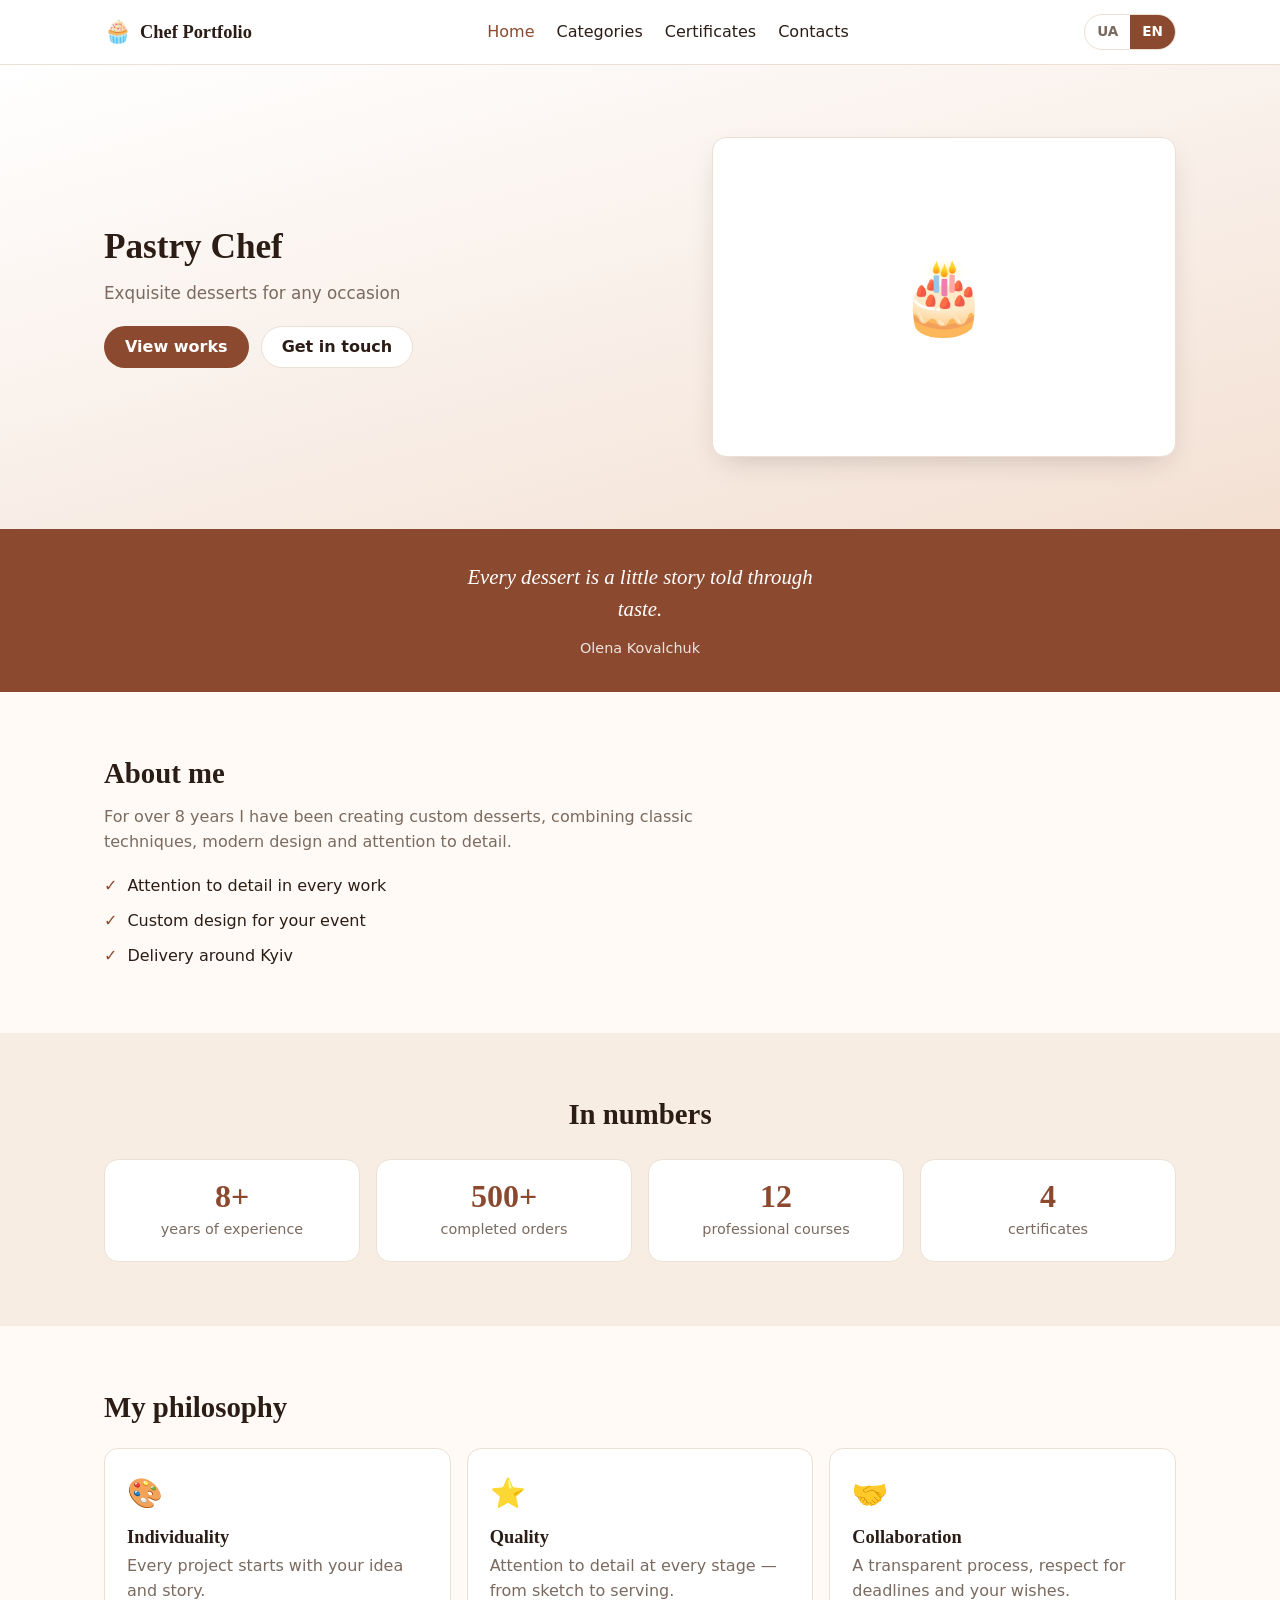
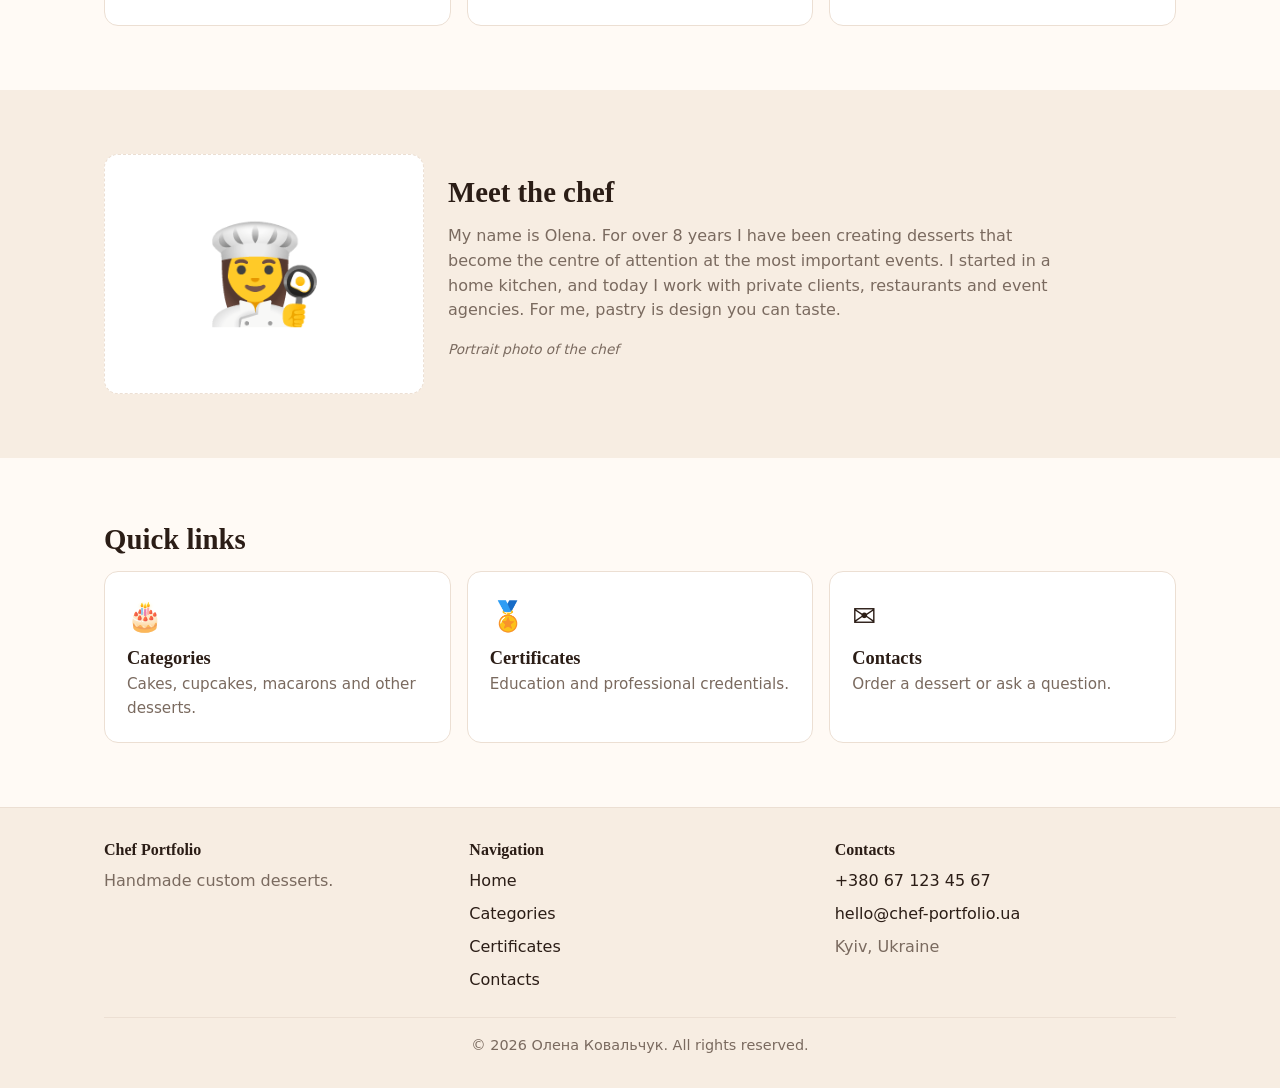
<file: index.html>
<!doctype html>
<html lang="uk">
  <head>
    <meta charset="UTF-8" />
    <meta name="viewport" content="width=device-width, initial-scale=1.0" />
    <link rel="icon" type="image/svg+xml" href="assets/images/icons/favicon.svg" />
    <title>Chef Portfolio — Шеф-кондитер</title>
    <link rel="stylesheet" href="css/style.css" />
    <link rel="stylesheet" href="css/pages.css" />
  </head>
  <body data-page="home">
    <header id="site-header" class="site-header"></header>

    <main>
      <section class="hero">
        <div class="container hero-inner">
          <div>
            <h1 class="hero-title" data-i18n="home.heroTitle"></h1>
            <p class="hero-subtitle" data-i18n="home.heroSubtitle"></p>
            <div class="hero-actions">
              <a class="btn btn-primary" href="categories.html" data-i18n="home.heroCta"></a>
              <a class="btn btn-outline" href="contacts.html" data-i18n="home.heroCtaSecondary"></a>
            </div>
          </div>
          <div class="hero-visual">🎂</div>
        </div>
      </section>

      <section class="quote">
        <div class="container">
          <blockquote data-i18n="home.quote"></blockquote>
          <cite data-i18n="home.quoteAuthor"></cite>
        </div>
      </section>

      <section class="section">
        <div class="container">
          <h2 data-i18n="home.aboutTitle"></h2>
          <p class="about-text" data-i18n="home.aboutText"></p>
          <ul class="feature-list" id="home-features"></ul>
        </div>
      </section>

      <section class="section section-tinted">
        <div class="container">
          <h2 class="text-center" data-i18n="home.statsTitle"></h2>
          <div class="stats" id="home-stats"></div>
        </div>
      </section>

      <section class="section">
        <div class="container">
          <h2 data-i18n="home.philosophyTitle"></h2>
          <div class="philosophy" id="home-philosophy"></div>
        </div>
      </section>

      <section class="section section-tinted">
        <div class="container portrait">
          <div class="portrait-figure" aria-hidden="true">👩‍🍳</div>
          <div>
            <h2 data-i18n="home.portraitTitle"></h2>
            <p class="about-text" data-i18n="home.portraitText"></p>
            <p class="portrait-caption" data-i18n="home.portraitCaption"></p>
          </div>
        </div>
      </section>

      <section class="section">
        <div class="container">
          <h2 data-i18n="home.quickTitle"></h2>
          <div class="quick-links" id="home-quick-links"></div>
        </div>
      </section>
    </main>

    <footer id="site-footer" class="site-footer"></footer>

    <script src="js/data.js"></script>
    <script src="js/translations.js"></script>
    <script src="js/i18n.js"></script>
    <script src="js/layout.js"></script>
    <script src="js/pages.js"></script>
    <script src="js/main.js"></script>
    <script src="https://identity.netlify.com/v1/netlify-identity-widget.js"></script>
    <script>
        if (window.netlifyIdentity) {
          window.netlifyIdentity.on("init", user => {
            if (!user) {
              window.netlifyIdentity.on("login", () => {
                document.location.href = "/admin/";
              });
            }
          });
        }
    </script>
  </body>
</html>
</file>
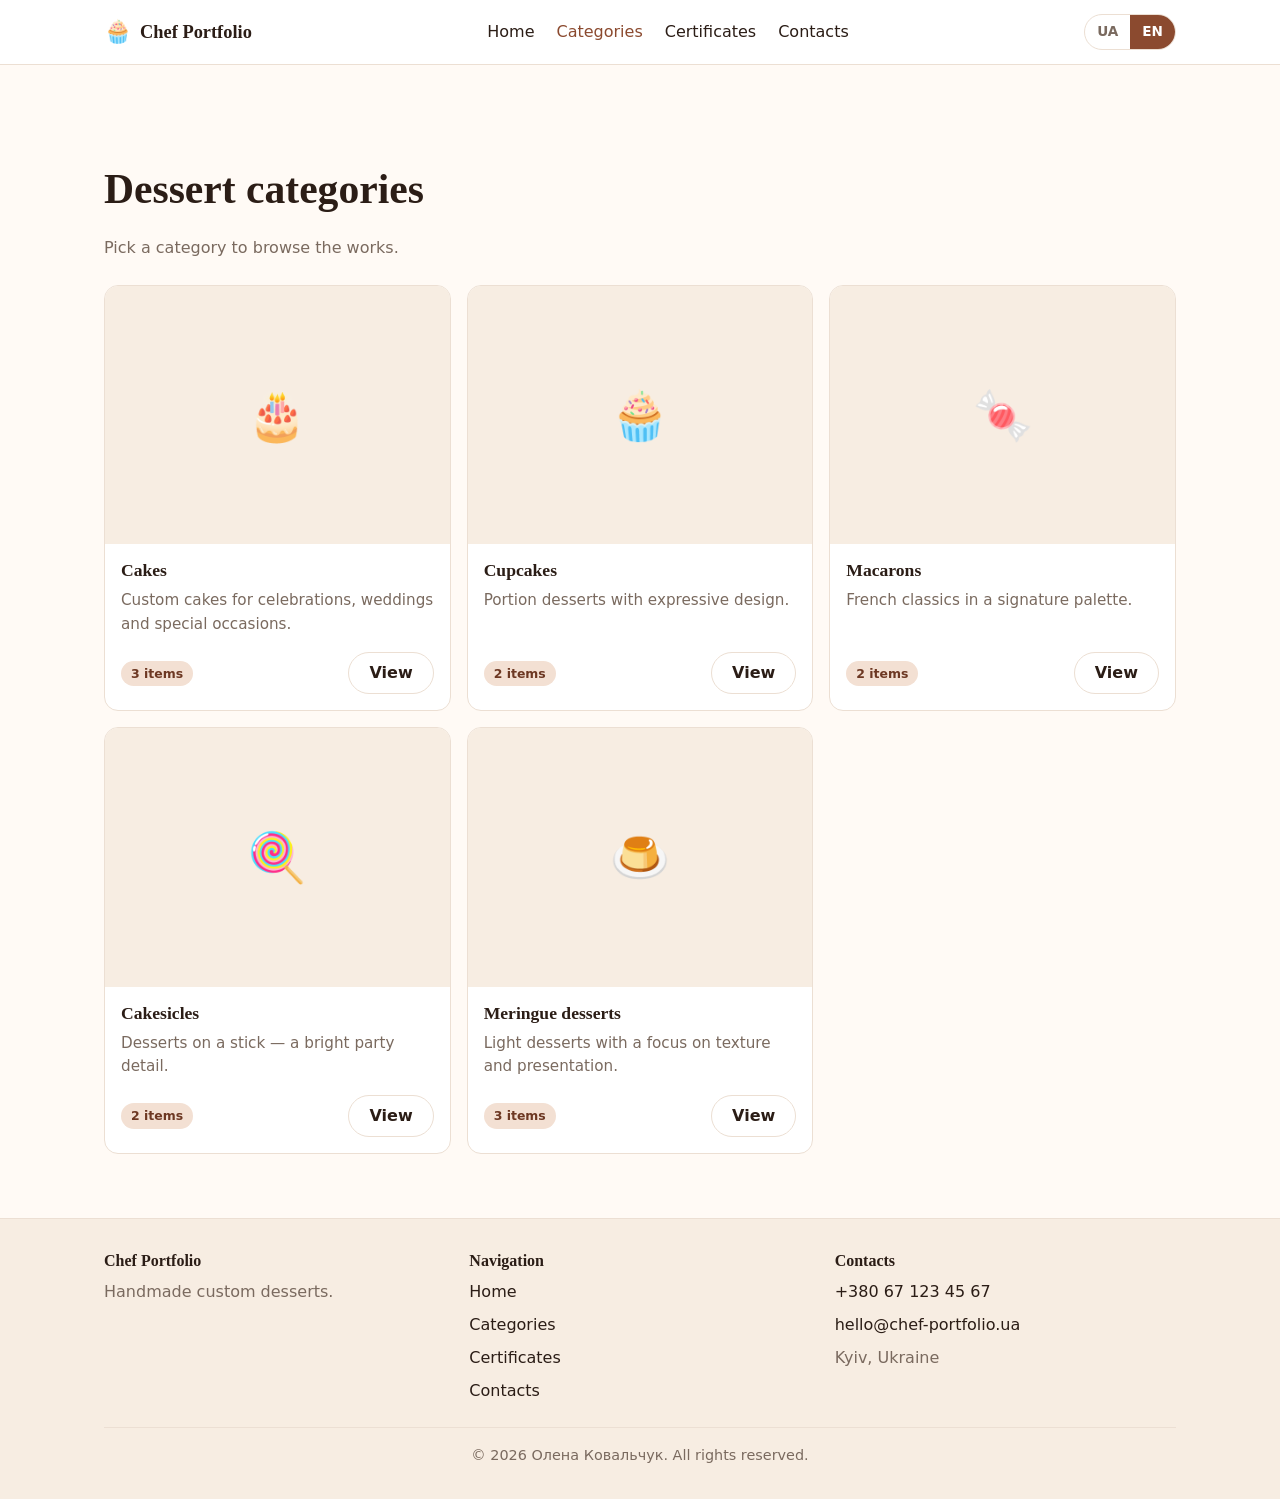
<file: categories.html>
<!doctype html>
<html lang="uk">
  <head>
    <meta charset="UTF-8" />
    <meta name="viewport" content="width=device-width, initial-scale=1.0" />
    <link rel="icon" type="image/svg+xml" href="assets/images/icons/favicon.svg" />
    <title>Категорії — Chef Portfolio</title>
    <link rel="stylesheet" href="css/style.css" />
    <link rel="stylesheet" href="css/pages.css" />
  </head>
  <body data-page="categories">
    <header id="site-header" class="site-header"></header>

    <main class="section">
      <div class="container">
        <div class="page-header">
          <h1 data-i18n="categories.title"></h1>
          <p data-i18n="categories.subtitle"></p>
        </div>
        <div class="grid" id="categories-grid"></div>
      </div>
    </main>

    <footer id="site-footer" class="site-footer"></footer>

    <script src="js/data.js"></script>
    <script src="js/translations.js"></script>
    <script src="js/i18n.js"></script>
    <script src="js/layout.js"></script>
    <script src="js/pages.js"></script>
    <script src="js/main.js"></script>
  </body>
</html>
</file>
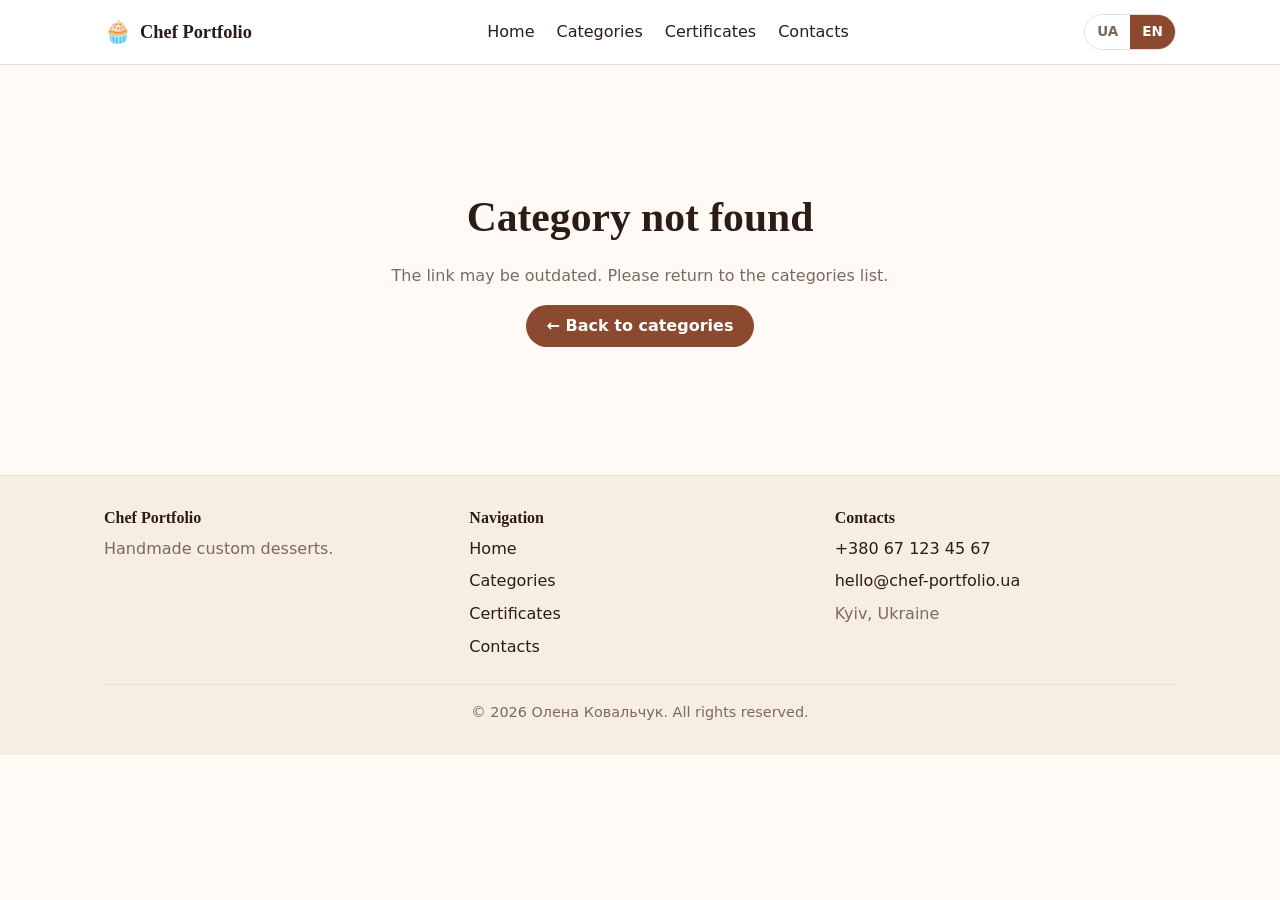
<file: category.html>
<!doctype html>
<html lang="uk">
  <head>
    <meta charset="UTF-8" />
    <meta name="viewport" content="width=device-width, initial-scale=1.0" />
    <link rel="icon" type="image/svg+xml" href="assets/images/icons/favicon.svg" />
    <title>Категорія — Chef Portfolio</title>
    <link rel="stylesheet" href="css/style.css" />
    <link rel="stylesheet" href="css/pages.css" />
  </head>
  <body data-page="category">
    <header id="site-header" class="site-header"></header>

    <main class="section">
      <div class="container" id="category-root"></div>
    </main>

    <footer id="site-footer" class="site-footer"></footer>

    <script src="js/data.js"></script>
    <script src="js/translations.js"></script>
    <script src="js/i18n.js"></script>
    <script src="js/layout.js"></script>
    <script src="js/pages.js"></script>
    <script src="js/main.js"></script>
  </body>
</html>
</file>
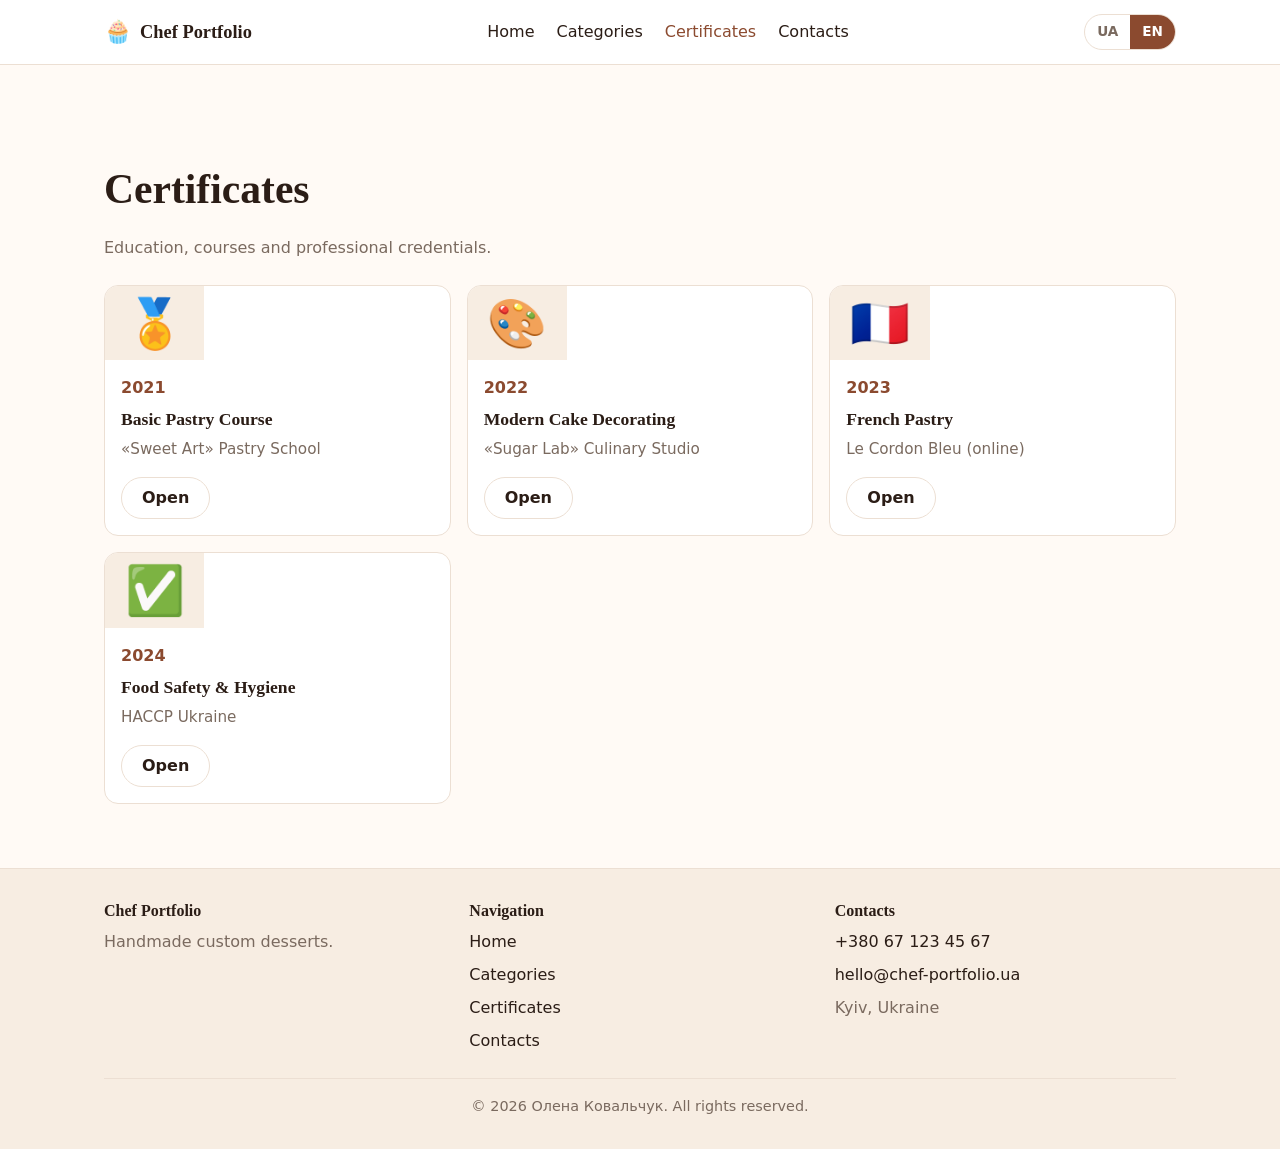
<file: certificates.html>
<!doctype html>
<html lang="uk">
  <head>
    <meta charset="UTF-8" />
    <meta name="viewport" content="width=device-width, initial-scale=1.0" />
    <link rel="icon" type="image/svg+xml" href="assets/images/icons/favicon.svg" />
    <title>Сертифікати — Chef Portfolio</title>
    <link rel="stylesheet" href="css/style.css" />
    <link rel="stylesheet" href="css/pages.css" />
  </head>
  <body data-page="certificates">
    <header id="site-header" class="site-header"></header>

    <main class="section">
      <div class="container">
        <div class="page-header">
          <h1 data-i18n="certificates.title"></h1>
          <p data-i18n="certificates.subtitle"></p>
        </div>
        <div class="grid certificates-grid" id="certificates-grid"></div>
      </div>
    </main>

    <footer id="site-footer" class="site-footer"></footer>

    <script src="js/data.js"></script>
    <script src="js/translations.js"></script>
    <script src="js/i18n.js"></script>
    <script src="js/layout.js"></script>
    <script src="js/pages.js"></script>
    <script src="js/main.js"></script>
  </body>
</html>
</file>
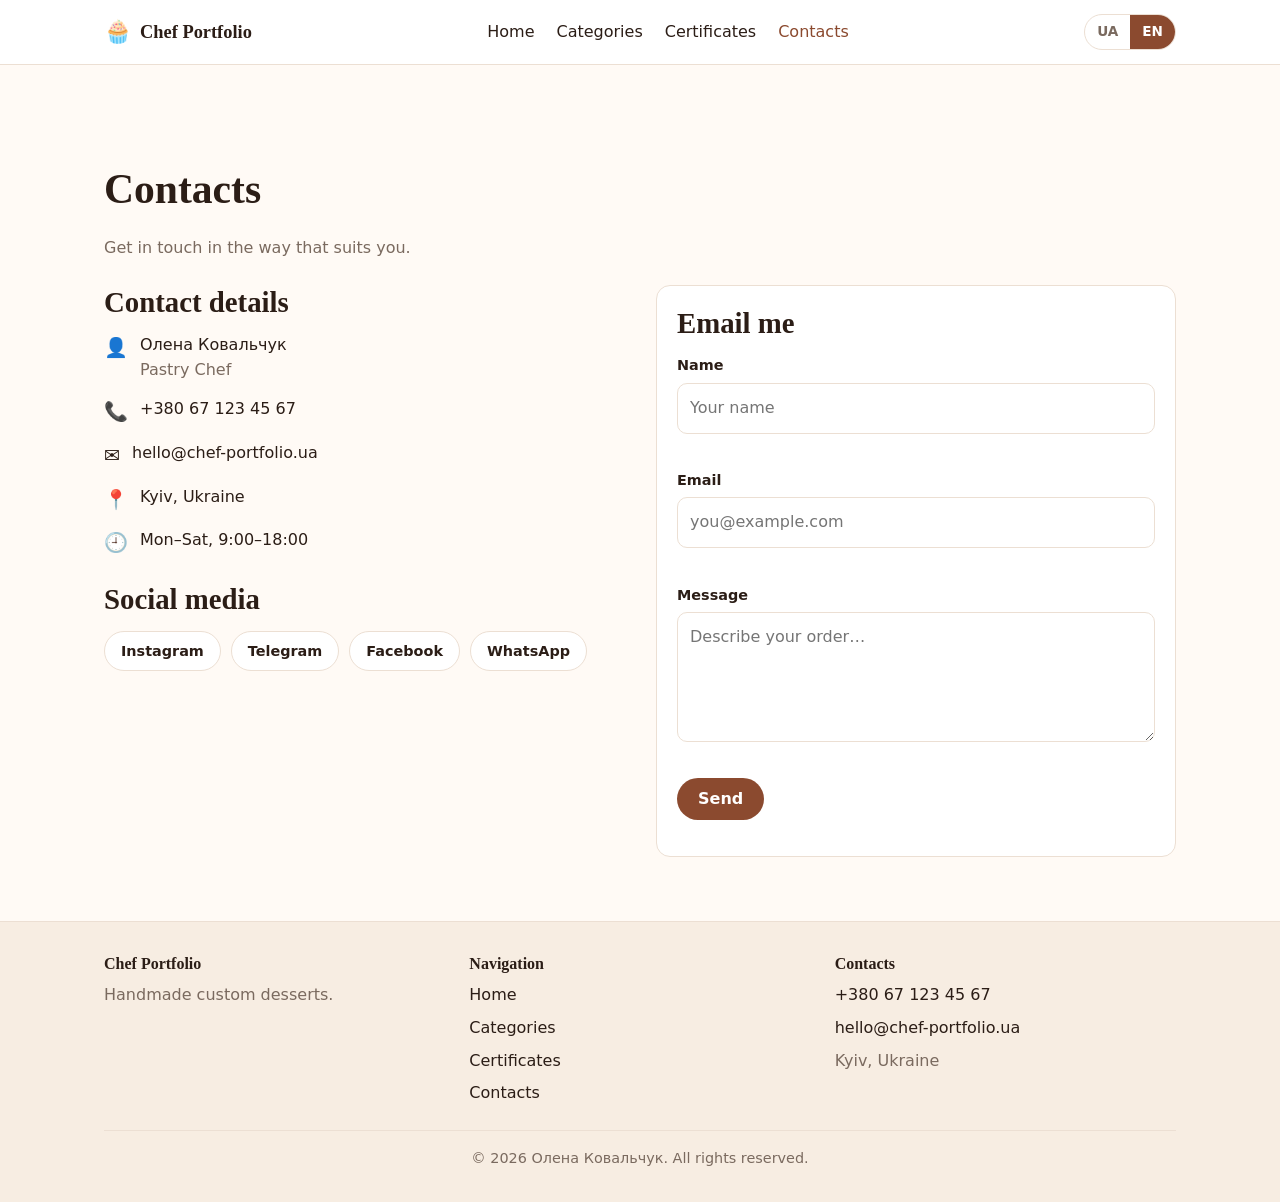
<file: contacts.html>
<!doctype html>
<html lang="uk">
  <head>
    <meta charset="UTF-8" />
    <meta name="viewport" content="width=device-width, initial-scale=1.0" />
    <link rel="icon" type="image/svg+xml" href="assets/images/icons/favicon.svg" />
    <title>Контакти — Chef Portfolio</title>
    <link rel="stylesheet" href="css/style.css" />
    <link rel="stylesheet" href="css/pages.css" />
  </head>
  <body data-page="contacts">
    <header id="site-header" class="site-header"></header>

    <main class="section">
      <div class="container">
        <div class="page-header">
          <h1 data-i18n="contacts.title"></h1>
          <p data-i18n="contacts.subtitle"></p>
        </div>

        <div class="contacts-layout">
          <div>
            <h2 data-i18n="contacts.contactsHeading"></h2>
            <ul class="contact-list" id="contact-list"></ul>
            <h2 data-i18n="contacts.socialsHeading"></h2>
            <ul class="social-list" id="social-list"></ul>
          </div>

          <div class="form-card">
            <h2 data-i18n="contacts.formTitle"></h2>
            <form id="contact-form" novalidate>
              <div class="field" data-field="name">
                <label for="name" data-i18n="contacts.name"></label>
                <input id="name" name="name" type="text" autocomplete="name" data-i18n-attr="placeholder:contacts.namePlaceholder" />
                <span class="error-text" data-error="name"></span>
              </div>
              <div class="field" data-field="email">
                <label for="email" data-i18n="contacts.email"></label>
                <input id="email" name="email" type="email" autocomplete="email" data-i18n-attr="placeholder:contacts.emailPlaceholder" />
                <span class="error-text" data-error="email"></span>
              </div>
              <div class="field" data-field="message">
                <label for="message" data-i18n="contacts.message"></label>
                <textarea id="message" name="message" data-i18n-attr="placeholder:contacts.messagePlaceholder"></textarea>
                <span class="error-text" data-error="message"></span>
              </div>
              <button class="btn btn-primary" type="submit" data-i18n="contacts.submit"></button>
              <p class="form-status" id="contact-status" role="status" aria-live="polite"></p>
            </form>
          </div>
        </div>
      </div>
    </main>

    <footer id="site-footer" class="site-footer"></footer>

    <script src="js/data.js"></script>
    <script src="js/translations.js"></script>
    <script src="js/i18n.js"></script>
    <script src="js/layout.js"></script>
    <script src="js/pages.js"></script>
    <script src="js/main.js"></script>
  </body>
</html>
</file>
<file: css/style.css>
:root {
  --bg: #fffaf5;
  --surface: #ffffff;
  --surface-2: #f7ede2;
  --text: #2b1d16;
  --muted: #7a6a5f;
  --accent: #8b4a2f;
  --accent-dark: #6d3823;
  --accent-soft: #f3e0d3;
  --border: #ecdfd3;
  --danger: #c0392b;
  --radius: 14px;
  --radius-sm: 10px;
  --shadow: 0 10px 30px -12px rgba(43, 29, 22, 0.25);
  --header-h: 64px;
  --maxw: 1120px;
  --font: system-ui, -apple-system, "Segoe UI", Roboto, sans-serif;
  --font-heading: Georgia, "Times New Roman", serif;
}

*,
*::before,
*::after {
  box-sizing: border-box;
}

html {
  scroll-behavior: smooth;
  -webkit-text-size-adjust: 100%;
}

body {
  margin: 0;
  font-family: var(--font);
  font-size: 1rem;
  line-height: 1.55;
  color: var(--text);
  background: var(--bg);
}

img {
  max-width: 100%;
  display: block;
}

a {
  color: var(--accent);
}

h1,
h2,
h3 {
  font-family: var(--font-heading);
  line-height: 1.2;
  margin: 0 0 0.5em;
  font-weight: 700;
}

h1 {
  font-size: 2rem;
}

h2 {
  font-size: 1.5rem;
}

h3 {
  font-size: 1.15rem;
}

p {
  margin: 0 0 1em;
}

:focus-visible {
  outline: 2px solid var(--accent);
  outline-offset: 2px;
}

.container {
  width: 100%;
  max-width: var(--maxw);
  margin-inline: auto;
  padding-inline: 16px;
}

.section {
  padding-block: 40px;
}

.muted {
  color: var(--muted);
}

.text-center {
  text-align: center;
}

.sr-only {
  position: absolute;
  width: 1px;
  height: 1px;
  padding: 0;
  margin: -1px;
  overflow: hidden;
  clip: rect(0, 0, 0, 0);
  white-space: nowrap;
  border: 0;
}

.btn {
  display: inline-flex;
  align-items: center;
  justify-content: center;
  gap: 8px;
  padding: 12px 20px;
  border: 1px solid transparent;
  border-radius: 999px;
  font: inherit;
  font-weight: 600;
  line-height: 1;
  cursor: pointer;
  text-decoration: none;
  transition: background-color 0.2s, border-color 0.2s, color 0.2s;
}

.btn-primary {
  background: var(--accent);
  color: #fff;
}

.btn-primary:hover {
  background: var(--accent-dark);
}

.btn-outline {
  background: var(--surface);
  border-color: var(--border);
  color: var(--text);
}

.btn-outline:hover {
  border-color: var(--accent);
  color: var(--accent);
}

.site-header {
  position: sticky;
  top: 0;
  z-index: 50;
  background: var(--surface);
  border-bottom: 1px solid var(--border);
}

.header-inner {
  display: flex;
  align-items: center;
  justify-content: space-between;
  gap: 12px;
  min-height: var(--header-h);
}

.brand {
  display: inline-flex;
  align-items: center;
  gap: 8px;
  font-family: var(--font-heading);
  font-size: 1.15rem;
  font-weight: 700;
  color: var(--text);
  text-decoration: none;
}

.brand-mark {
  font-size: 1.4rem;
}

.header-actions {
  display: flex;
  align-items: center;
  gap: 10px;
}

.nav-desktop {
  display: none;
}

.nav-link {
  color: var(--text);
  text-decoration: none;
  font-weight: 500;
}

.nav-link:hover,
.nav-link.active {
  color: var(--accent);
}

.lang-switch {
  display: inline-flex;
  border: 1px solid var(--border);
  border-radius: 999px;
  overflow: hidden;
}

.lang-btn {
  padding: 6px 12px;
  border: 0;
  background: transparent;
  font: inherit;
  font-weight: 600;
  font-size: 0.85rem;
  color: var(--muted);
  cursor: pointer;
}

.lang-btn.active {
  background: var(--accent);
  color: #fff;
}

.burger {
  display: inline-flex;
  align-items: center;
  justify-content: center;
  width: 44px;
  height: 44px;
  padding: 0;
  border: 0;
  border-radius: var(--radius-sm);
  background: transparent;
  cursor: pointer;
}

.burger img {
  width: 24px;
  height: 24px;
}

.burger .icon-close {
  display: none;
}

body.menu-open .burger .icon-open {
  display: none;
}

body.menu-open .burger .icon-close {
  display: block;
}

.nav-mobile {
  display: none;
  position: fixed;
  left: 0;
  right: 0;
  top: var(--header-h);
  flex-direction: column;
  gap: 4px;
  padding: 12px 16px 24px;
  background: var(--surface);
  border-bottom: 1px solid var(--border);
  box-shadow: var(--shadow);
}

body.menu-open .nav-mobile {
  display: flex;
}

.nav-mobile .nav-link {
  padding: 14px 8px;
  border-radius: var(--radius-sm);
  font-size: 1.05rem;
}

.nav-mobile .nav-link:hover {
  background: var(--accent-soft);
}

.site-footer {
  background: var(--surface-2);
  border-top: 1px solid var(--border);
  padding-block: 32px;
}

.footer-grid {
  display: grid;
  gap: 24px;
}

.footer-col h3 {
  font-size: 1rem;
  margin-bottom: 10px;
}

.footer-links {
  list-style: none;
  margin: 0;
  padding: 0;
  display: flex;
  flex-direction: column;
  gap: 8px;
}

.footer-links a {
  color: var(--text);
  text-decoration: none;
}

.footer-links a:hover {
  color: var(--accent);
}

.footer-bottom {
  margin-top: 24px;
  padding-top: 16px;
  border-top: 1px solid var(--border);
  font-size: 0.9rem;
  color: var(--muted);
  text-align: center;
}

.card {
  background: var(--surface);
  border: 1px solid var(--border);
  border-radius: var(--radius);
  overflow: hidden;
  display: flex;
  flex-direction: column;
}

.card-media {
  aspect-ratio: 4 / 3;
  display: grid;
  place-items: center;
  background: var(--surface-2);
  font-size: 3rem;
}

.card-media img {
  width: 100%;
  height: 100%;
  object-fit: cover;
}

.card-body {
  padding: 16px;
  display: flex;
  flex-direction: column;
  gap: 8px;
  flex: 1;
}

.card-title {
  margin: 0;
  font-size: 1.1rem;
}

.card-text {
  margin: 0;
  color: var(--muted);
  font-size: 0.95rem;
}

.card-footer {
  margin-top: auto;
  display: flex;
  align-items: center;
  justify-content: space-between;
  gap: 8px;
  padding-top: 8px;
}

.badge {
  display: inline-block;
  padding: 3px 10px;
  border-radius: 999px;
  background: var(--accent-soft);
  color: var(--accent-dark);
  font-size: 0.78rem;
  font-weight: 600;
}

.card-link {
  text-decoration: none;
  color: inherit;
  transition: transform 0.2s, box-shadow 0.2s, border-color 0.2s;
}

.card-link:hover {
  transform: translateY(-3px);
  border-color: var(--accent);
  box-shadow: var(--shadow);
}

.certificate-card {
  padding: 0;
  font: inherit;
  color: inherit;
  text-align: left;
  cursor: pointer;
  transition: transform 0.2s, box-shadow 0.2s, border-color 0.2s;
}

.certificate-card:hover {
  transform: translateY(-3px);
  border-color: var(--accent);
  box-shadow: var(--shadow);
}

.grid {
  display: grid;
  gap: 16px;
  grid-template-columns: 1fr;
}

.modal {
  position: fixed;
  inset: 0;
  z-index: 100;
  display: none;
  align-items: center;
  justify-content: center;
  padding: 16px;
}

.modal.open {
  display: flex;
}

.modal-backdrop {
  position: absolute;
  inset: 0;
  background: rgba(20, 12, 8, 0.7);
}

.modal-panel {
  position: relative;
  z-index: 1;
  width: 100%;
  max-width: 720px;
  max-height: 90vh;
  overflow: auto;
  padding: 20px;
  background: var(--surface);
  border-radius: var(--radius);
}

.modal-close {
  position: absolute;
  top: 10px;
  right: 10px;
  width: 36px;
  height: 36px;
  border: 0;
  border-radius: 50%;
  background: var(--surface-2);
  font-size: 1.2rem;
  line-height: 1;
  cursor: pointer;
}

.modal-media {
  display: grid;
  place-items: center;
  min-height: 200px;
  background: var(--surface-2);
  border-radius: var(--radius-sm);
  font-size: 5rem;
  margin-bottom: 16px;
}

.modal-media img {
  max-height: 70vh;
  width: auto;
  border-radius: var(--radius-sm);
}

.field {
  display: flex;
  flex-direction: column;
  gap: 6px;
  margin-bottom: 16px;
}

.field label {
  font-size: 0.9rem;
  font-weight: 600;
}

.field input,
.field textarea {
  width: 100%;
  padding: 12px;
  font: inherit;
  color: var(--text);
  background: var(--surface);
  border: 1px solid var(--border);
  border-radius: var(--radius-sm);
}

.field textarea {
  min-height: 130px;
  resize: vertical;
}

.field.error input,
.field.error textarea {
  border-color: var(--danger);
}

.error-text {
  color: var(--danger);
  font-size: 0.85rem;
  min-height: 1em;
}

.form-status {
  margin-top: 12px;
  font-weight: 600;
}

.form-status.success {
  color: #1e7a45;
}

.form-status.error {
  color: var(--danger);
}

@media (min-width: 560px) {
  .grid {
    grid-template-columns: repeat(2, 1fr);
  }

  .footer-grid {
    grid-template-columns: repeat(2, 1fr);
  }
}

@media (min-width: 768px) {
  h1 {
    font-size: 2.6rem;
  }

  h2 {
    font-size: 1.8rem;
  }

  .container {
    padding-inline: 24px;
  }

  .section {
    padding-block: 64px;
  }

  .nav-desktop {
    display: flex;
    align-items: center;
    gap: 22px;
  }

  .burger {
    display: none;
  }

  .nav-mobile {
    display: none !important;
  }

  .footer-grid {
    grid-template-columns: repeat(3, 1fr);
  }
}

@media (min-width: 900px) {
  .grid {
    grid-template-columns: repeat(3, 1fr);
  }
}
</file>
<file: css/pages.css>
.hero {
  padding-block: 48px;
  background: linear-gradient(165deg, var(--surface) 0%, var(--accent-soft) 100%);
}

.hero-title {
  font-size: 2.2rem;
  margin-bottom: 12px;
}

.hero-subtitle {
  font-size: 1.05rem;
  color: var(--muted);
  max-width: 46ch;
}

.hero-actions {
  display: flex;
  flex-wrap: wrap;
  gap: 12px;
  margin-top: 20px;
}

.hero-visual {
  display: grid;
  place-items: center;
  min-height: 200px;
  margin-top: 28px;
  border-radius: var(--radius);
  background: var(--surface);
  border: 1px solid var(--border);
  font-size: 4.5rem;
  box-shadow: var(--shadow);
}

.hero-visual img {
  width: 100%;
  height: 100%;
  object-fit: cover;
  border-radius: var(--radius);
}

.quote {
  padding-block: 32px;
  background: var(--accent);
  color: #fff;
  text-align: center;
}

.quote blockquote {
  margin: 0 auto;
  max-width: 34ch;
  font-family: var(--font-heading);
  font-size: 1.3rem;
  font-style: italic;
}

.quote cite {
  display: block;
  margin-top: 12px;
  font-size: 0.9rem;
  font-style: normal;
  opacity: 0.85;
}

.about-text {
  max-width: 60ch;
  color: var(--muted);
}

.feature-list {
  list-style: none;
  margin: 20px 0 0;
  padding: 0;
  display: grid;
  gap: 10px;
}

.feature-list li {
  display: flex;
  align-items: flex-start;
  gap: 10px;
}

.feature-list li::before {
  content: "✓";
  color: var(--accent);
  font-weight: 700;
}

.section-tinted {
  background: var(--surface-2);
}

.stats {
  display: grid;
  grid-template-columns: repeat(2, 1fr);
  gap: 16px;
  margin-top: 28px;
}

.stat {
  display: flex;
  flex-direction: column;
  align-items: center;
  gap: 6px;
  padding: 20px 12px;
  background: var(--surface);
  border: 1px solid var(--border);
  border-radius: var(--radius);
  text-align: center;
}

.stat-value {
  font-family: var(--font-heading);
  font-size: 2rem;
  font-weight: 700;
  line-height: 1;
  color: var(--accent);
}

.stat-label {
  font-size: 0.9rem;
  color: var(--muted);
}

.philosophy {
  display: grid;
  gap: 16px;
  margin-top: 24px;
}

.value-card {
  padding: 22px;
  background: var(--surface);
  border: 1px solid var(--border);
  border-radius: var(--radius);
}

.value-card h3 {
  margin: 10px 0 6px;
}

.value-card p {
  margin: 0;
  color: var(--muted);
}

.value-icon {
  font-size: 1.8rem;
}

.portrait {
  display: grid;
  gap: 24px;
}

.portrait-figure {
  display: grid;
  place-items: center;
  min-height: 240px;
  border: 1px dashed var(--border);
  border-radius: var(--radius);
  background: var(--surface);
  font-size: 6rem;
}

.portrait-figure img {
  width: 100%;
  height: 100%;
  object-fit: cover;
  border-radius: var(--radius);
}

.portrait-caption {
  font-size: 0.85rem;
  font-style: italic;
  color: var(--muted);
}

.quick-links {
  display: grid;
  gap: 16px;
}

.quick-link {
  display: block;
  padding: 22px;
  background: var(--surface);
  border: 1px solid var(--border);
  border-radius: var(--radius);
  color: var(--text);
  text-decoration: none;
  transition: transform 0.2s, box-shadow 0.2s, border-color 0.2s;
}

.quick-link:hover {
  transform: translateY(-3px);
  border-color: var(--accent);
  box-shadow: var(--shadow);
}

.quick-link-icon {
  font-size: 1.8rem;
}

.quick-link h3 {
  margin: 8px 0 4px;
}

.quick-link p {
  margin: 0;
  color: var(--muted);
  font-size: 0.95rem;
}

.page-header {
  padding-block: 36px 8px;
}

.page-header p {
  color: var(--muted);
  max-width: 55ch;
}

.category-hero {
  display: flex;
  flex-wrap: wrap;
  align-items: center;
  gap: 16px;
  padding: 24px;
  margin-bottom: 24px;
  background: var(--surface-2);
  border-radius: var(--radius);
}

.category-hero-emoji {
  font-size: 2.6rem;
}

.category-hero h1 {
  margin: 0;
}

.category-hero p {
  margin: 4px 0 0;
  color: var(--muted);
}

.certificates-grid {
  align-items: stretch;
}

.certificate-year {
  font-weight: 700;
  color: var(--accent);
}

.contacts-layout {
  display: grid;
  gap: 32px;
}

.contact-list {
  list-style: none;
  margin: 0 0 24px;
  padding: 0;
  display: grid;
  gap: 14px;
}

.contact-list li {
  display: flex;
  gap: 12px;
  align-items: flex-start;
}

.contact-list .contact-icon {
  font-size: 1.2rem;
}

.contact-list a {
  color: var(--text);
  text-decoration: none;
}

.contact-list a:hover {
  color: var(--accent);
}

.social-list {
  list-style: none;
  margin: 0;
  padding: 0;
  display: flex;
  flex-wrap: wrap;
  gap: 10px;
}

.social-list a {
  display: inline-flex;
  padding: 8px 16px;
  border: 1px solid var(--border);
  border-radius: 999px;
  background: var(--surface);
  color: var(--text);
  text-decoration: none;
  font-size: 0.9rem;
  font-weight: 600;
}

.social-list a:hover {
  border-color: var(--accent);
  color: var(--accent);
}

.form-card {
  padding: 20px;
  background: var(--surface);
  border: 1px solid var(--border);
  border-radius: var(--radius);
}

.not-found {
  padding-block: 64px;
  text-align: center;
}

@media (min-width: 768px) {
  .hero {
    padding-block: 72px;
  }

  .hero-inner {
    display: grid;
    grid-template-columns: 1.1fr 0.9fr;
    align-items: center;
    gap: 40px;
  }

  .hero-visual {
    margin-top: 0;
    min-height: 320px;
  }

  .quick-links {
    grid-template-columns: repeat(3, 1fr);
  }

  .stats {
    grid-template-columns: repeat(4, 1fr);
  }

  .philosophy {
    grid-template-columns: repeat(3, 1fr);
  }

  .portrait {
    grid-template-columns: 320px 1fr;
    align-items: center;
  }

  .contacts-layout {
    grid-template-columns: 1fr 1fr;
    align-items: start;
  }
}
</file>
